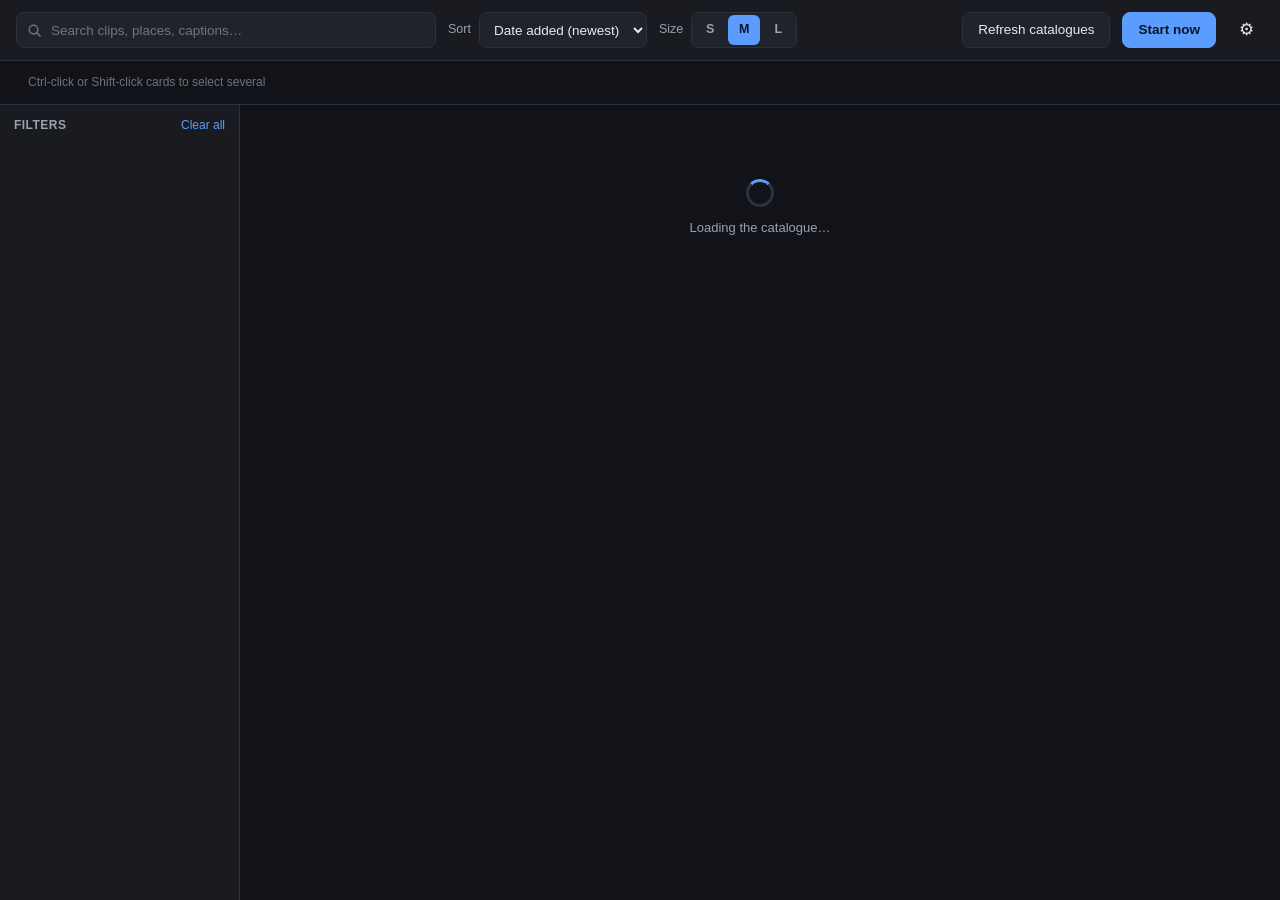
<file: src/Win4K.ScreenSaver/Browser/ui/index.html>
<!doctype html>
<html lang="en">
<head>
<meta charset="utf-8">
<meta name="viewport" content="width=device-width, initial-scale=1">
<title>Win4KSS</title>
<link rel="stylesheet" href="app.css">
</head>
<body>
<!--
  Served by BrowserForm from embedded resources on https://app.win4k/ (WebResourceRequested;
  see Browser/UiAssets.cs). It talks to the host only through window.chrome.webview
  (PostWebMessageAsJson / WebMessageReceived); the message shapes are in
  docs/browser-bridge-contract.md.

  Almost everything below is static scaffolding. The dynamic content -- facet lists, the
  card grid, the detail pane, the settings tabs -- is built by app.js. The dev harness
  (docs/browser-mock/dev.html) loads THIS file's #app markup at runtime, so there is one copy
  of it. Never reference the dev shim from here.
-->
<div id="app" class="app">

  <!--
    One header for everything that acts on the grid: the top row finds and arranges clips
    (search, sort, card size) and holds the global actions; the row under it says what is shown
    and what is selected, and carries the bulk actions for a multi-selection. The selection
    only ever holds clips the filters show (app.js, pruneSelectionToVisible).
  -->
  <header id="toolbar" class="toolbar">
   <div class="toolbar-row toolbar-main">
    <button id="toggle-sidebar" type="button" class="icon-btn toggle-sidebar" title="Filters" aria-label="Show filters">☰</button>
    <div class="toolbar-search">
      <svg class="search-icon" viewBox="0 0 16 16" aria-hidden="true"><circle cx="7" cy="7" r="4.6" fill="none" stroke="currentColor" stroke-width="1.6"/><path d="M10.4 10.4 14 14" stroke="currentColor" stroke-width="1.6" stroke-linecap="round"/></svg>
      <input id="search-input" type="search" placeholder="Search clips, places, captions…" aria-label="Search clips" autocomplete="off">
    </div>

    <div class="toolbar-group">
      <label class="toolbar-label" for="sort-select">Sort</label>
      <select id="sort-select" aria-label="Sort clips by">
        <option value="title:asc">Name (A–Z)</option>
        <option value="title:desc">Name (Z–A)</option>
        <option value="durationSeconds:desc">Duration (longest)</option>
        <option value="durationSeconds:asc">Duration (shortest)</option>
        <option value="sizeBytes:desc">Size (largest)</option>
        <option value="sizeBytes:asc">Size (smallest)</option>
        <option value="resolution:desc">Resolution (highest)</option>
        <option value="addedUtc:desc" selected>Date added (newest)</option>
        <option value="addedUtc:asc">Date added (oldest)</option>
        <option value="lastPlayed:desc">Last played</option>
        <option value="source:asc">Source</option>
      </select>
    </div>

    <div class="toolbar-group">
      <span class="toolbar-label" id="viewsize-label">Size</span>
      <div class="segmented toolbar-viewsize" role="group" aria-labelledby="viewsize-label">
        <button type="button" class="viewsize-btn" data-size="s" title="Small cards">S</button>
        <button type="button" class="viewsize-btn is-active" data-size="m" title="Medium cards">M</button>
        <button type="button" class="viewsize-btn" data-size="l" title="Large cards">L</button>
      </div>
    </div>

    <div class="toolbar-spacer"></div>

    <div id="refresh-spinner" class="spinner hidden" title="Refreshing catalogues…" aria-hidden="true"></div>
    <span id="refresh-status" class="refresh-status hidden" aria-live="polite"></span>
    <button id="refresh-catalogs" type="button" class="btn" title="Re-harvest the Internet Archive, NASA and aerial-manifest catalogues">Refresh catalogues</button>
    <button id="start-now" type="button" class="btn btn-accent" title="Start the screen saver now">Start now</button>
    <button id="open-settings" type="button" class="icon-btn" title="Settings" aria-label="Open settings">⚙</button>
   </div>

   <div id="selection-bar" class="toolbar-row toolbar-context">
    <span id="grid-status" class="grid-status" aria-live="polite"></span>
    <button id="select-all-filtered" type="button" class="btn btn-sm btn-quiet">Select all</button>
    <span class="selection-hint">Ctrl-click or Shift-click cards to select several</span>

    <div id="bulk-bar" class="bulk hidden" aria-live="polite">
      <span id="bulk-count" class="bulk-count"></span>
      <span id="bulk-summary" class="bulk-summary"></span>
      <div id="bulk-actions" class="bulk-actions">
        <div class="btn-group" role="group" aria-label="Rotation">
          <button id="bulk-rotation-on" type="button" class="btn btn-sm">Add to rotation</button>
          <button id="bulk-rotation-off" type="button" class="btn btn-sm">Remove from rotation</button>
        </div>
        <div class="btn-group" role="group" aria-label="Offline">
          <button id="bulk-pin-on" type="button" class="btn btn-sm">Keep offline</button>
          <button id="bulk-pin-off" type="button" class="btn btn-sm">Stop keeping offline</button>
        </div>
      </div>
      <button id="bulk-clear" type="button" class="link-btn bulk-clear">Clear selection</button>
    </div>
   </div>
  </header>

  <div id="body" class="body">
    <aside id="sidebar" class="sidebar" aria-label="Filters">
      <div class="sidebar-head">
        <h2>Filters</h2>
        <button id="clear-filters" type="button" class="link-btn">Clear all</button>
      </div>
      <div id="facet-list" class="facet-list"><!-- populated by app.js: one .facet-group per TagFacet --></div>
    </aside>

    <main id="grid-wrap" class="grid-wrap">
      <div id="grid" class="grid grid-m" role="list"><!-- populated by app.js: one .card per clip --></div>
      <div id="grid-loading" class="grid-empty"><div class="spinner spinner-lg"></div>Loading the catalogue…</div>
      <div id="grid-empty" class="grid-empty hidden">No clips match these filters.</div>
    </main>

    <aside id="detail" class="detail hidden" aria-label="Clip detail">
      <div class="detail-head">
        <h2 id="detail-title" class="detail-title"></h2>
        <button id="detail-close" type="button" class="icon-btn detail-close" aria-label="Close detail pane" title="Close (Esc)">✕</button>
      </div>

      <div id="detail-preview" class="detail-preview">
        <!--
          detail-preview-rect is the exact box BrowserForm lays its native mpv HWND over
          (panelRect carries its viewport rect). The HWND draws above everything, so nothing
          may overlap this box -- keep buttons out of it. The still underneath shows until
          mpv paints, and in the dev harness, where there is no native panel.
        -->
        <div id="detail-preview-rect" class="detail-preview-rect">
          <div id="detail-preview-placeholder" class="detail-preview-placeholder"></div>
          <img id="detail-preview-img" class="detail-preview-media hidden" alt="">
        </div>
      </div>

      <div class="detail-body">
        <div id="detail-meta" class="detail-meta"></div>

        <button id="detail-play-now" type="button" class="btn btn-accent detail-play-now" title="Start the screen saver now, opening with this clip">▶ Play now</button>

        <div class="detail-toggles">
          <label class="switch-row">
            <span class="switch">
              <input id="toggle-rotation" type="checkbox">
              <span class="switch-track"></span>
            </span>
            <span class="switch-label">In rotation</span>
          </label>
          <label class="switch-row">
            <span class="switch">
              <input id="toggle-pin" type="checkbox">
              <span class="switch-track"></span>
            </span>
            <span class="switch-label">Keep offline</span>
          </label>
          <div id="detail-download" class="detail-download hidden">
            <div id="detail-download-text"></div>
            <div id="detail-download-bar" class="progress-bar hidden"><div></div></div>
            <button id="detail-download-retry" type="button" class="link-btn hidden">Retry failed downloads</button>
          </div>
        </div>

        <div id="detail-captions" class="detail-captions"></div>
        <p id="detail-description" class="detail-description hidden"></p>
        <p id="detail-credit" class="detail-credit hidden"></p>

        <div id="detail-tags" class="detail-tags"></div>
      </div>
    </aside>
  </div>

  <div id="settings-overlay" class="overlay hidden" role="dialog" aria-modal="true" aria-label="Settings">
    <div class="settings-panel">
      <div class="settings-head">
        <h2>Settings</h2>
        <button id="settings-close" type="button" class="icon-btn" aria-label="Close settings">✕</button>
      </div>
      <div class="settings-body">
        <nav id="settings-tabs" class="settings-tabs" role="tablist">
          <button type="button" class="settings-tab is-active" data-tab="sources" role="tab">Sources</button>
          <button type="button" class="settings-tab" data-tab="playback" role="tab">Playback</button>
          <button type="button" class="settings-tab" data-tab="cache" role="tab">Cache</button>
          <button type="button" class="settings-tab" data-tab="trigger" role="tab">Start now</button>
          <button type="button" class="settings-tab" data-tab="about" role="tab">About</button>
        </nav>
        <div id="settings-panes" class="settings-panes">
          <section class="settings-pane is-active" data-tab="sources"></section>
          <section class="settings-pane" data-tab="playback"></section>
          <section class="settings-pane" data-tab="cache"></section>
          <section class="settings-pane" data-tab="trigger"></section>
          <section class="settings-pane" data-tab="about"></section>
        </div>
      </div>
    </div>
  </div>

  <div id="confirm-overlay" class="overlay confirm-overlay hidden" role="alertdialog" aria-modal="true">
    <div class="confirm-panel">
      <p id="confirm-message" class="confirm-message"></p>
      <div id="confirm-extra" class="confirm-extra hidden"></div>
      <div id="confirm-actions" class="confirm-actions"></div>
    </div>
  </div>

  <div id="toast-host" class="toast-host" aria-live="assertive"></div>
</div>

<script src="app.js"></script>
</body>
</html>
</file>
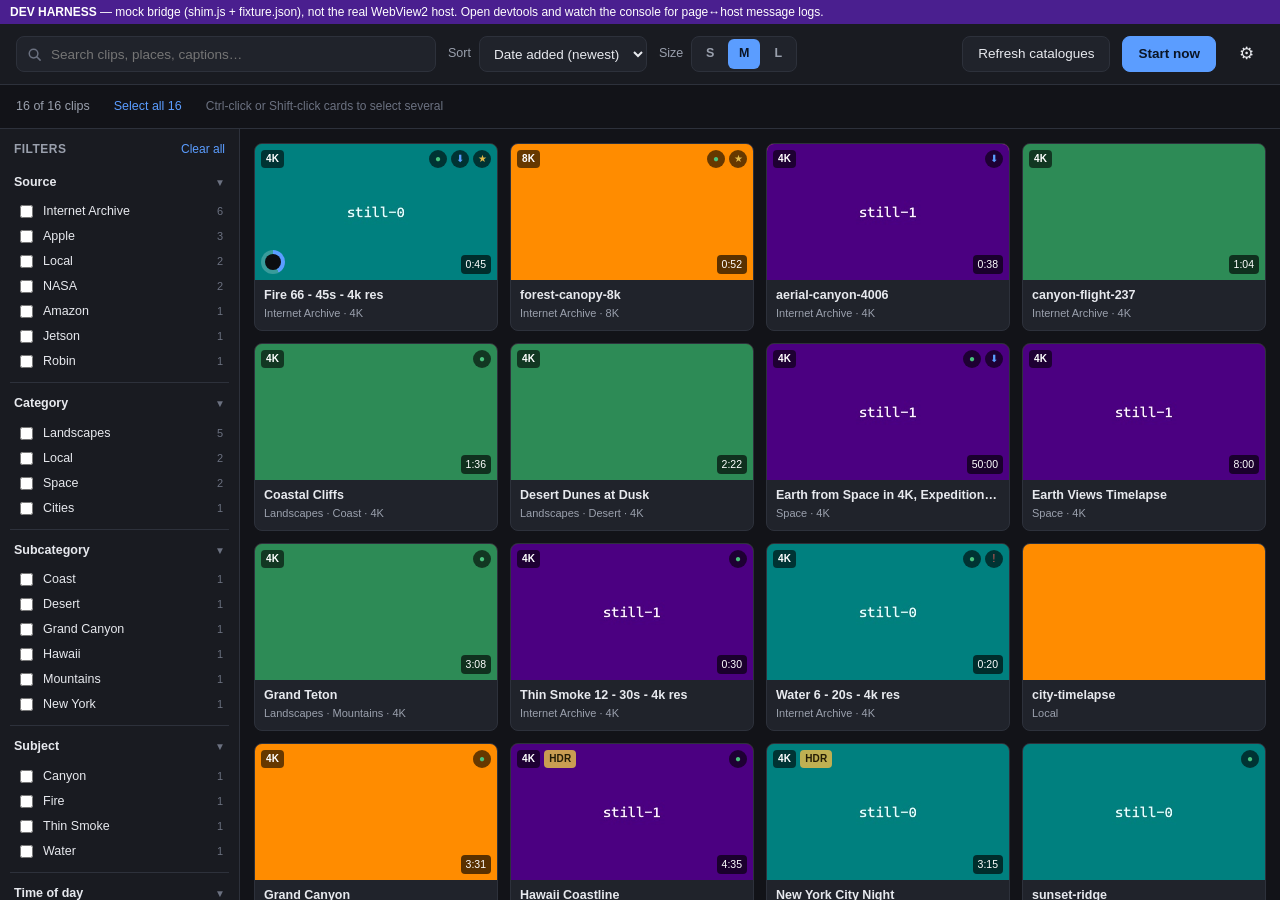
<file: docs/browser-mock/dev.html>
<!doctype html>
<html lang="en">
<head>
<meta charset="utf-8">
<meta name="viewport" content="width=device-width, initial-scale=1">
<title>Win4KSS (dev harness)</title>
<link rel="stylesheet" href="../../src/Win4K.ScreenSaver/Browser/ui/app.css">
<style>
  /* Dev-only banner so this is never mistaken for the shipped page. */
  #dev-banner {
    flex: 0 0 auto;
    background: #4a1f8f;
    color: #fff;
    font: 12px/24px -apple-system, "Segoe UI", sans-serif;
    padding: 0 10px;
    white-space: nowrap;
    overflow: hidden;
    text-overflow: ellipsis;
  }
  #dev-banner b { font-weight: 600; }
  html, body { height: 100%; margin: 0; }
  #dev-root { display: flex; flex-direction: column; height: 100%; }
  #dev-root .app { flex: 1 1 auto; min-height: 0; height: auto; }
</style>
</head>
<body>
<!--
  The no-WebView2 dev harness (docs/browser-bridge-contract.md, "Build/test approach").
  Serve the REPO ROOT over HTTP (`python -m http.server`, then open
  /docs/browser-mock/dev.html): this page fetches the real index.html, lifts its #app markup
  in, and then loads the real app.js, so there is exactly one copy of the page. shim.js
  (loaded first) stands in for window.chrome.webview and replays fixture.json when the page
  posts `ready`. Nothing here is embedded or served by the app: the csproj embeds only
  src/Win4K.ScreenSaver/Browser/ui/**.
-->
<div id="dev-root">
  <div id="dev-banner">
    <b>DEV HARNESS</b> &mdash; mock bridge (shim.js + fixture.json), not the real WebView2 host.
    Open devtools and watch the console for page&harr;host message logs.
  </div>
</div>

<script src="shim.js"></script>
<script>
  (async function () {
    const UI = '../../src/Win4K.ScreenSaver/Browser/ui/';
    const html = await (await fetch(UI + 'index.html')).text();
    const doc = new DOMParser().parseFromString(html, 'text/html');
    document.getElementById('dev-root').appendChild(document.importNode(doc.getElementById('app'), true));
    const script = document.createElement('script');
    script.src = UI + 'app.js';
    document.body.appendChild(script);
  })().catch((err) => console.error('[dev] could not load the UI -- serve the repo root over HTTP', err));
</script>
</body>
</html>
</file>
<file: src/Win4K.ScreenSaver/Browser/ui/app.css>
/* src/Win4K.ScreenSaver/Browser/ui/app.css
 *
 * Dark, Wallpaper-Engine-style theme for the clip browser. Plain CSS, no preprocessor,
 * no framework -- see Phase E in docs/squishy-teacup-plan.md.
 */

:root {
  --bg: #121318;
  --panel: #191b21;
  --panel-alt: #20232b;
  --panel-raised: #262a33;
  --border: #2d313b;
  --text: #e7e9ee;
  --text-dim: #9aa0ad;
  --text-faint: #6b7180;
  --accent: #5b9dff;
  --accent-strong: #3f7fe0;
  --accent-text: #0a1526;
  --good: #49c17c;
  --warn: #e0b84a;
  --bad: #e2605b;
  --radius: 8px;
  --radius-lg: 12px;
  --shadow: 0 8px 24px rgba(0, 0, 0, 0.45);
}

* { box-sizing: border-box; }

html, body {
  height: 100%;
  margin: 0;
  background: var(--bg);
  color: var(--text);
  font: 13px/1.4 -apple-system, "Segoe UI", Roboto, Arial, sans-serif;
  -webkit-font-smoothing: antialiased;
}

button, input, select {
  font: inherit;
  color: inherit;
}

a { color: var(--accent); }

.hidden { display: none !important; }

.app {
  display: flex;
  flex-direction: column;
  height: 100vh;
  overflow: hidden;
}

/* ---- toolbar: two rows, one place --------------------------------------------------- */
/* The top row finds and arranges clips and holds the global actions; the row under it says
   what is shown and what is selected, with the bulk actions for a multi-selection. */

.toolbar {
  flex: 0 0 auto;
  display: flex;
  flex-direction: column;
  background: var(--panel);
  border-bottom: 1px solid var(--border);
  position: relative;
  z-index: 45;
}

.toolbar-row {
  display: flex;
  align-items: center;
  gap: 12px;
  padding: 0 16px;
}

.toolbar-main {
  min-height: 60px;
  padding-top: 11px;
  padding-bottom: 11px;
}

.toolbar-group {
  display: flex;
  align-items: center;
  gap: 8px;
}

.toolbar-label {
  color: var(--text-dim);
  font-size: 12.5px;
}

.toolbar-search {
  position: relative;
  display: flex;
  align-items: center;
  flex: 1 1 300px;
  max-width: 420px;
  min-width: 150px;
}

.toolbar-search input[type="search"] {
  width: 100%;
  padding-left: 34px;
}

.search-icon {
  position: absolute;
  left: 11px;
  width: 15px;
  height: 15px;
  color: var(--text-faint);
  pointer-events: none;
}

.toolbar-search:focus-within .search-icon { color: var(--accent); }

.toolbar-main input[type="search"],
.toolbar-main select {
  height: 36px;
  font-size: 13.5px;
  border-radius: var(--radius);
}

.toolbar-main select { padding: 0 10px; }
.toolbar-main .btn { height: 36px; padding: 0 15px; border-radius: var(--radius); font-size: 13.5px; }
.toolbar-main .icon-btn { width: 36px; height: 36px; border-radius: var(--radius); font-size: 17px; }

.toolbar-spacer { flex: 1 1 auto; }

/* Card size: one segmented control rather than three loose buttons. */
.segmented {
  display: inline-flex;
  gap: 2px;
  padding: 2px;
  background: var(--panel-alt);
  border: 1px solid var(--border);
  border-radius: var(--radius);
}

.segmented button {
  min-width: 32px;
  height: 30px;
  border: none;
  border-radius: 6px;
  background: transparent;
  color: var(--text-dim);
  font-size: 12.5px;
  font-weight: 600;
  cursor: pointer;
}

.segmented button:hover { color: var(--text); background: var(--panel-raised); }
.segmented button.is-active { background: var(--accent); color: var(--accent-text); }

/* The selection row. Always there, so nothing below it jumps when a selection starts. */
.toolbar-context {
  min-height: 44px;
  padding-top: 5px;
  padding-bottom: 5px;
  border-top: 1px solid var(--border);
  background: var(--bg);
  transition: background-color .15s ease, box-shadow .15s ease;
  flex-wrap: wrap;
  row-gap: 6px;
}

.toolbar-context.has-selection {
  background: var(--panel-alt);
  box-shadow: inset 3px 0 0 var(--accent);
}

.toolbar-context .grid-status {
  padding: 0;
  font-size: 12.5px;
  color: var(--text-dim);
  white-space: nowrap;
}

.bulk {
  display: flex;
  align-items: center;
  gap: 10px;
  flex: 1 1 auto;
  min-width: 0;
  flex-wrap: wrap;
  row-gap: 6px;
  animation: bulk-in .16s ease;
}

@keyframes bulk-in { from { opacity: 0; transform: translateY(-3px); } }

.bulk::before {
  content: "";
  width: 1px;
  height: 18px;
  background: var(--border);
  margin-right: 2px;
}

.bulk-count {
  background: var(--accent);
  color: var(--accent-text);
  border-radius: 999px;
  padding: 2px 10px;
  font-size: 12px;
  font-weight: 700;
  white-space: nowrap;
}

.bulk-summary {
  color: var(--text-dim);
  font-size: 12.5px;
  white-space: nowrap;
}

.bulk-actions {
  display: none;
  align-items: center;
  gap: 8px;
  margin-left: auto;
}

.toolbar-context.is-multi .bulk-actions { display: flex; }

.bulk-clear { white-space: nowrap; margin-left: auto; }
.toolbar-context.is-multi .bulk-clear { margin-left: 4px; }

.selection-hint {
  color: var(--text-faint);
  font-size: 12px;
  white-space: nowrap;
}

.toolbar-context.has-selection .selection-hint { display: none; }

/* (.btn.x: these follow .btn's own rules further down, so they need the extra class to win.) */
.btn.btn-sm { padding: 4px 11px; font-size: 12.5px; }

.btn.btn-quiet { background: transparent; border-color: transparent; color: var(--accent); }
.btn.btn-quiet:hover { background: var(--panel-alt); border-color: var(--border); }
.btn.btn-quiet:disabled { color: var(--text-faint); background: transparent; border-color: transparent; }

/* Joined buttons: two halves of one choice (add/remove, keep/stop keeping). */
.btn-group { display: inline-flex; }
.btn-group .btn { border-radius: 0; }
.btn-group .btn + .btn { margin-left: -1px; }
.btn-group .btn:first-child { border-radius: 6px 0 0 6px; }
.btn-group .btn:last-child { border-radius: 0 6px 6px 0; }
.btn-group .btn:hover { position: relative; z-index: 1; }

input[type="search"], input[type="text"], input[type="number"], select {
  background: var(--panel-alt);
  border: 1px solid var(--border);
  border-radius: 6px;
  padding: 6px 9px;
  outline: none;
}

input[type="search"]:focus, input[type="text"]:focus, input[type="number"]:focus, select:focus {
  border-color: var(--accent);
}

.btn {
  background: var(--panel-alt);
  border: 1px solid var(--border);
  border-radius: 6px;
  padding: 6px 12px;
  cursor: pointer;
  white-space: nowrap;
}

.btn:hover { border-color: var(--accent); }
.btn:active { background: var(--panel-raised); }
.btn:disabled { opacity: .5; cursor: default; }

.btn-accent {
  background: var(--accent);
  color: var(--accent-text);
  border-color: var(--accent);
  font-weight: 600;
}

.btn-accent:hover { background: var(--accent-strong); }

.icon-btn {
  background: transparent;
  border: 1px solid transparent;
  border-radius: 6px;
  width: 30px;
  height: 30px;
  display: inline-flex;
  align-items: center;
  justify-content: center;
  cursor: pointer;
  font-size: 15px;
}

.icon-btn:hover { background: var(--panel-alt); border-color: var(--border); }
.icon-btn.is-active { background: var(--accent); color: var(--accent-text); border-color: var(--accent); }

.link-btn {
  background: none;
  border: none;
  color: var(--accent);
  cursor: pointer;
  padding: 0;
  font-size: 12px;
}

.link-btn:hover { text-decoration: underline; }


.spinner {
  width: 16px; height: 16px;
  border-radius: 50%;
  border: 2px solid var(--border);
  border-top-color: var(--accent);
  animation: spin 0.8s linear infinite;
}

@keyframes spin { to { transform: rotate(360deg); } }

/* ---- body: sidebar / grid / detail ---------------------------------------------------- */

.body {
  flex: 1 1 auto;
  display: flex;
  min-height: 0;
}

.sidebar {
  flex: 0 0 240px;
  width: 240px;
  overflow-y: auto;
  background: var(--panel);
  border-right: 1px solid var(--border);
  padding: 10px 10px 40px;
}

.sidebar-head {
  display: flex;
  align-items: baseline;
  justify-content: space-between;
  padding: 2px 4px 8px;
}

.sidebar-head h2 {
  font-size: 12px;
  text-transform: uppercase;
  letter-spacing: .04em;
  color: var(--text-dim);
  margin: 0;
}

.facet-group {
  margin-bottom: 4px;
  border-bottom: 1px solid var(--border);
}

.facet-group-head {
  display: flex;
  align-items: center;
  justify-content: space-between;
  width: 100%;
  background: none;
  border: none;
  color: var(--text);
  padding: 8px 4px;
  cursor: pointer;
  font-weight: 600;
  font-size: 12.5px;
}

.facet-group-head .chevron {
  color: var(--text-faint);
  transition: transform .12s ease;
  font-size: 10px;
}

.facet-group.is-collapsed .chevron { transform: rotate(-90deg); }
.facet-group.is-collapsed .facet-values { display: none; }

.facet-values {
  padding: 0 2px 8px;
}

.facet-row {
  display: flex;
  align-items: center;
  gap: 7px;
  padding: 3px 4px;
  border-radius: 5px;
  cursor: pointer;
  font-size: 12.5px;
}

.facet-row:hover { background: var(--panel-alt); }
.facet-row.is-active { color: var(--accent); }
.facet-row.is-zero { color: var(--text-faint); cursor: default; }

.facet-row input { accent-color: var(--accent); }

.facet-row .facet-value-name {
  flex: 1 1 auto;
  overflow: hidden;
  text-overflow: ellipsis;
  white-space: nowrap;
}

.facet-row .facet-value-count {
  color: var(--text-faint);
  font-size: 11px;
}

/* ---- grid ------------------------------------------------------------------------------ */

.grid-wrap {
  flex: 1 1 auto;
  overflow-y: auto;
  padding: 14px;
  position: relative;
}

.grid-status {
  color: var(--text-dim);
  font-size: 12px;
}

.grid {
  display: grid;
  grid-template-columns: repeat(auto-fill, minmax(200px, 1fr));
  gap: 12px;
  align-content: start;
}

.grid-s { grid-template-columns: repeat(auto-fill, minmax(140px, 1fr)); }
.grid-l { grid-template-columns: repeat(auto-fill, minmax(280px, 1fr)); }

.grid-empty {
  color: var(--text-dim);
  text-align: center;
  padding: 60px 0;
}

.card {
  content-visibility: auto;
  contain-intrinsic-size: 200px 172px;
  background: var(--panel-alt);
  border: 1px solid var(--border);
  border-radius: var(--radius);
  overflow: hidden;
  cursor: pointer;
  position: relative;
  user-select: none;
}

.card:hover { border-color: var(--text-faint); }
.card.is-selected { outline: 2px solid var(--accent); outline-offset: -1px; }
.card.is-active { outline: 2px solid var(--accent); outline-offset: -1px; box-shadow: 0 0 0 4px rgba(91,157,255,.18); }

.card .thumb {
  position: relative;
  aspect-ratio: 16 / 9;
  background: #000;
  overflow: hidden;
}

.card .thumb-media {
  position: absolute;
  inset: 0;
  width: 100%;
  height: 100%;
  object-fit: cover;
}

.card .thumb-placeholder {
  position: absolute;
  inset: 0;
  display: flex;
  align-items: center;
  justify-content: center;
  color: rgba(255, 255, 255, .55);
  font-size: 11px;
  text-align: center;
  padding: 6px;
}

.card .badges {
  position: absolute;
  top: 6px;
  left: 6px;
  display: flex;
  gap: 4px;
}

.badge {
  background: rgba(0, 0, 0, .6);
  color: #fff;
  font-size: 10px;
  font-weight: 700;
  letter-spacing: .02em;
  padding: 2px 5px;
  border-radius: 4px;
  line-height: 1.4;
}

.badge-hdr { background: rgba(224, 184, 74, .85); color: #241c05; }

.card .duration-badge {
  position: absolute;
  bottom: 6px;
  right: 6px;
  background: rgba(0, 0, 0, .65);
  color: #fff;
  font-size: 10.5px;
  padding: 2px 5px;
  border-radius: 4px;
}

.card .state-icons {
  position: absolute;
  top: 6px;
  right: 6px;
  display: flex;
  gap: 4px;
}

.state-icon {
  width: 18px; height: 18px;
  border-radius: 50%;
  background: rgba(0, 0, 0, .6);
  display: flex;
  align-items: center;
  justify-content: center;
  font-size: 10px;
  color: #fff;
}

.state-icon.rotation { color: var(--good); }
.state-icon.pin { color: var(--accent); }
.state-icon.unhealthy { color: var(--bad); }
.state-icon.new { color: var(--warn); }

.progress-ring {
  position: absolute;
  bottom: 6px;
  left: 6px;
  width: 24px;
  height: 24px;
  border-radius: 50%;
  background: conic-gradient(var(--accent) calc(var(--pct, 0) * 1%), rgba(255, 255, 255, .22) 0);
  display: flex;
  align-items: center;
  justify-content: center;
}

.progress-ring::after {
  content: "";
  width: 16px;
  height: 16px;
  border-radius: 50%;
  background: #0c0d10;
}

.card .meta {
  padding: 7px 9px 9px;
}

.card .title {
  font-size: 12.5px;
  font-weight: 600;
  white-space: nowrap;
  overflow: hidden;
  text-overflow: ellipsis;
}

.card .sub {
  font-size: 11px;
  color: var(--text-dim);
  white-space: nowrap;
  overflow: hidden;
  text-overflow: ellipsis;
  margin-top: 1px;
}

.grid-s .card .meta { padding: 5px 7px 7px; }
.grid-s .card .title { font-size: 11.5px; }

/* ---- detail pane ------------------------------------------------------------------------ */

.detail {
  flex: 0 0 340px;
  width: 340px;
  overflow-y: auto;
  background: var(--panel);
  border-left: 1px solid var(--border);
  padding: 14px;
  position: relative;
}

/* Title row above the video: nothing may sit inside the video box, because the host's
   native mpv panel is laid over it and draws above every page element. */
.detail-head {
  display: flex;
  align-items: flex-start;
  gap: 8px;
  margin-bottom: 10px;
}

.detail-close { flex: 0 0 auto; margin: -4px -6px 0 0; }

/* Sticky, so the live preview stays put while the tags scroll underneath it. */
.detail-preview {
  position: sticky;
  top: -14px;
  margin: 0 -14px;
  padding: 0 14px 12px;
  background: var(--panel);
  z-index: 1;
}

.detail-preview-rect {
  position: relative;
  aspect-ratio: 16 / 9;
  background: #000;
  border-radius: var(--radius);
  overflow: hidden;
}

.detail-preview-media {
  position: absolute;
  inset: 0;
  width: 100%;
  height: 100%;
  object-fit: cover;
}

.detail-preview-placeholder {
  position: absolute;
  inset: 0;
}

.detail-title {
  flex: 1 1 auto;
  font-size: 16px;
  margin: 0;
  line-height: 1.3;
  overflow-wrap: anywhere;
}

.detail-meta {
  color: var(--text-dim);
  font-size: 12px;
  display: flex;
  flex-wrap: wrap;
  gap: 6px 10px;
  margin-bottom: 10px;
}

.detail-captions {
  font-size: 12px;
  color: var(--text-dim);
  margin-bottom: 8px;
}

.detail-caption-row { padding: 2px 0; }
.detail-caption-row .t { color: var(--text-faint); margin-right: 6px; }

.detail-description {
  font-size: 12.5px;
  color: var(--text-dim);
  margin: 0 0 12px;
}

.detail-play-now { width: 100%; margin-bottom: 12px; }

.detail-toggles {
  display: flex;
  flex-direction: column;
  gap: 8px;
  padding: 10px 0;
  border-top: 1px solid var(--border);
  border-bottom: 1px solid var(--border);
  margin-bottom: 12px;
}

.switch-row {
  display: flex;
  align-items: center;
  gap: 10px;
  cursor: pointer;
}

.switch { position: relative; width: 36px; height: 20px; flex: 0 0 auto; }
.switch input { position: absolute; opacity: 0; width: 100%; height: 100%; margin: 0; cursor: pointer; }
.switch-track {
  position: absolute;
  inset: 0;
  background: var(--panel-raised);
  border: 1px solid var(--border);
  border-radius: 999px;
  transition: background .12s ease;
}

.switch-track::after {
  content: "";
  position: absolute;
  top: 1px; left: 1px;
  width: 16px; height: 16px;
  border-radius: 50%;
  background: var(--text-dim);
  transition: transform .12s ease, background .12s ease;
}

.switch input:checked + .switch-track { background: rgba(91, 157, 255, .25); border-color: var(--accent); }
.switch input:checked + .switch-track::after { transform: translateX(16px); background: var(--accent); }
.switch input:disabled + .switch-track { opacity: .5; }

.switch-label { font-size: 13px; }

.detail-download {
  font-size: 11.5px;
  color: var(--text-dim);
  display: flex;
  flex-direction: column;
  gap: 5px;
}
.detail-download.is-failed { color: var(--bad); }

.progress-bar {
  height: 4px;
  border-radius: 999px;
  background: var(--panel-raised);
  overflow: hidden;
}
.progress-bar > div {
  height: 100%;
  width: calc(var(--pct, 0) * 1%);
  background: var(--accent);
  transition: width .25s linear;
}

.detail-credit {
  font-size: 11.5px;
  color: var(--text-faint);
  margin: 0 0 12px;
}

.detail-tags {
  display: flex;
  flex-wrap: wrap;
  gap: 6px;
}

.tag-chip {
  background: var(--panel-alt);
  border: 1px solid var(--border);
  border-radius: 999px;
  padding: 3px 9px;
  font-size: 11.5px;
  cursor: pointer;
}

.tag-chip:hover { border-color: var(--accent); color: var(--accent); }
.tag-chip.is-active { background: var(--accent); color: var(--accent-text); border-color: var(--accent); }
.tag-chip.tag-state-unhealthy { border-color: var(--bad); color: var(--bad); }
.tag-chip.tag-state-new { border-color: var(--warn); color: var(--warn); }

/* ---- settings overlay -------------------------------------------------------------------- */

.overlay {
  position: fixed;
  inset: 0;
  background: rgba(5, 6, 9, .6);
  display: flex;
  align-items: center;
  justify-content: center;
  z-index: 1000;
}

.settings-panel {
  width: min(680px, 94vw);
  max-height: 84vh;
  background: var(--panel);
  border: 1px solid var(--border);
  border-radius: var(--radius-lg);
  box-shadow: var(--shadow);
  display: flex;
  flex-direction: column;
  overflow: hidden;
}

.settings-head {
  display: flex;
  align-items: center;
  justify-content: space-between;
  padding: 12px 14px;
  border-bottom: 1px solid var(--border);
}

.settings-head h2 { margin: 0; font-size: 15px; }

.settings-body {
  display: flex;
  flex: 1 1 auto;
  min-height: 0;
}

.settings-tabs {
  flex: 0 0 150px;
  display: flex;
  flex-direction: column;
  border-right: 1px solid var(--border);
  padding: 8px;
  gap: 2px;
}

.settings-tab {
  background: none;
  border: none;
  color: var(--text-dim);
  text-align: left;
  padding: 8px 10px;
  border-radius: 6px;
  cursor: pointer;
  font-size: 12.5px;
}

.settings-tab:hover { background: var(--panel-alt); color: var(--text); }
.settings-tab.is-active { background: var(--panel-alt); color: var(--text); font-weight: 600; }

.settings-panes {
  flex: 1 1 auto;
  overflow-y: auto;
  padding: 16px 18px;
}

.settings-pane { display: none; }
.settings-pane.is-active { display: block; }

.settings-pane h3 {
  font-size: 11.5px;
  text-transform: uppercase;
  letter-spacing: .04em;
  color: var(--text-dim);
  margin: 18px 0 6px;
}

.settings-pane h3:first-child { margin-top: 0; }

.settings-hint {
  color: var(--text-faint);
  font-size: 12px;
  margin: 2px 0 10px;
  max-width: 440px;
}

.settings-row {
  display: flex;
  align-items: center;
  gap: 8px;
  margin: 6px 0;
}

.settings-row.column { flex-direction: column; align-items: stretch; }

.field-label {
  min-width: 110px;
  color: var(--text-dim);
  font-size: 12.5px;
}

.folder-list {
  list-style: none;
  margin: 0 0 8px;
  padding: 0;
  border: 1px solid var(--border);
  border-radius: 6px;
  max-height: 110px;
  overflow-y: auto;
}

.folder-list li {
  display: flex;
  align-items: center;
  justify-content: space-between;
  padding: 5px 9px;
  font-size: 12px;
  border-bottom: 1px solid var(--border);
}

.folder-list li:last-child { border-bottom: none; }

.folder-list .remove-folder {
  color: var(--bad);
  cursor: pointer;
  background: none;
  border: none;
  font-size: 12px;
}

.source-toggle-row {
  display: flex;
  align-items: center;
  justify-content: space-between;
  padding: 6px 2px;
  border-bottom: 1px solid var(--border);
}

.source-toggle-row:last-child { border-bottom: none; }

.cache-bar {
  display: flex;
  height: 10px;
  border-radius: 999px;
  overflow: hidden;
  background: var(--panel-raised);
  margin: 6px 0 4px;
}

.cache-bar .seg-pinned { background: var(--accent); }
.cache-bar .seg-rolling { background: var(--good); }
.cache-bar .seg-free { background: var(--panel-raised); }

.cache-legend {
  display: flex;
  gap: 14px;
  font-size: 11.5px;
  color: var(--text-dim);
}

.cache-legend .dot { display: inline-block; width: 8px; height: 8px; border-radius: 50%; margin-right: 4px; }
.cache-legend .dot.pinned { background: var(--accent); }
.cache-legend .dot.rolling { background: var(--good); }

.about-tagline { font-size: 12.5px; font-weight: 600; color: var(--accent); margin: -4px 0 8px; }
.about-block { font-size: 12.5px; color: var(--text-dim); line-height: 1.6; }
.about-block code { color: var(--text); background: var(--panel-alt); padding: 1px 4px; border-radius: 4px; }

/* ---- updates --------------------------------------------------------------------------- */

.update-status:empty { display: none; }

.update-available, .update-ok, .update-error {
  font-size: 12.5px;
  padding: 8px 10px;
  border-radius: 6px;
  margin: 4px 0 8px;
  border-left: 3px solid var(--border);
  background: var(--panel-alt);
}

.update-available { border-left-color: var(--accent); }
.update-ok { border-left-color: var(--good); color: var(--text-dim); }
.update-error { border-left-color: var(--bad); }

.update-notes {
  font-size: 12px;
  color: var(--text-dim);
  white-space: pre-wrap;
  max-height: 160px;
  overflow-y: auto;
  margin-top: 6px;
  padding-top: 6px;
  border-top: 1px solid var(--border);
}

.update-progress:empty { display: none; }

.progress-bar {
  height: 8px;
  border-radius: 999px;
  overflow: hidden;
  background: var(--panel-raised);
  margin: 6px 0 4px;
}

.progress-fill { height: 100%; background: var(--accent); transition: width .2s ease; }

.progress-label { font-size: 11.5px; color: var(--text-dim); }

/* ---- toast --------------------------------------------------------------------------- */

/* Bottom-right, below the detail pane's video box: a toast over the box would hide the
   native preview panel (app.js treats it as an occluder). */
.toast-host {
  position: fixed;
  bottom: 18px;
  right: 16px;
  display: flex;
  flex-direction: column;
  gap: 8px;
  z-index: 2000;
}

.toast {
  background: var(--panel-raised);
  border: 1px solid var(--border);
  border-radius: var(--radius);
  box-shadow: var(--shadow);
  padding: 12px 14px;
  width: 280px;
  font-size: 12.5px;
}

.toast .toast-actions {
  display: flex;
  gap: 8px;
  margin-top: 8px;
  justify-content: flex-end;
}

/* ---- small-window responsiveness ------------------------------------------------------ */

@media (max-width: 980px) {
  .sidebar { position: fixed; left: 0; top: var(--header-h, 106px); bottom: 0; z-index: 40; transform: translateX(-100%); transition: transform .15s ease; box-shadow: var(--shadow); }
  .sidebar.is-open { transform: translateX(0); }
  .detail { position: fixed; right: 0; top: var(--header-h, 106px); bottom: 0; z-index: 40; width: 320px; box-shadow: var(--shadow); }
}

/* ---- integration additions (Phase E) ---------------------------------------------------- */

.toggle-sidebar { display: none; }
.refresh-status {
  color: var(--text-dim);
  font-size: 12px;
  max-width: 280px;
  white-space: nowrap;
  overflow: hidden;
  text-overflow: ellipsis;
}
.spinner-lg { width: 28px; height: 28px; border-width: 3px; margin: 0 auto 12px; }

.btn-danger { color: var(--bad); }
.btn-danger:hover { border-color: var(--bad); }

.facet-group-head .facet-active-count {
  margin-left: auto;
  margin-right: 6px;
  background: var(--accent);
  color: var(--accent-text);
  border-radius: 999px;
  font-size: 10.5px;
  font-weight: 700;
  padding: 0 6px;
}
.facet-more { margin: 4px 0 2px 26px; }

.progress-ring.is-queued { background: rgba(255, 255, 255, .22); animation: pulse 1.6s ease-in-out infinite; }
@keyframes pulse { 50% { opacity: .45; } }
.card.is-failed .thumb { box-shadow: inset 0 0 0 2px var(--bad); }

.card .thumb.is-loading::after {
  content: "";
  position: absolute;
  left: 0; right: 0; bottom: 0;
  height: 2px;
  background: linear-gradient(90deg, transparent, var(--accent), transparent);
  background-size: 50% 100%;
  background-repeat: no-repeat;
  animation: loading-bar 1s linear infinite;
}
@keyframes loading-bar { from { background-position: -50% 0; } to { background-position: 150% 0; } }

.source-toggle-text { display: flex; flex-direction: column; gap: 1px; min-width: 0; }
.source-toggle-text .source-name { font-weight: 600; }
.source-toggle-text .source-counts { font-size: 11.5px; color: var(--text-dim); }
.switch-label-dim { color: var(--text-dim); font-size: 12px; }
.folder-empty { color: var(--text-faint); }
.budget-readout { min-width: 56px; text-align: right; }
.hotkey-input { width: 200px; cursor: pointer; }
.hotkey-input.is-recording { border-color: var(--accent); box-shadow: 0 0 0 3px rgba(91, 157, 255, .2); }
.settings-row input:disabled, .settings-row button:disabled { opacity: .5; }

.about-paths { border-collapse: collapse; width: 100%; font-size: 12px; }
.about-paths th { text-align: left; color: var(--text-dim); font-weight: 400; padding: 4px 10px 4px 0; white-space: nowrap; vertical-align: middle; }
.about-paths td { padding: 4px 0; vertical-align: middle; }
.about-paths td:last-child { text-align: right; width: 1%; padding-left: 8px; }
.about-paths code { color: var(--text); background: var(--panel-alt); padding: 1px 4px; border-radius: 4px; overflow-wrap: anywhere; }

.toast { position: relative; padding-right: 30px; border-left: 3px solid var(--accent); }
.toast-warning { border-left-color: var(--warn); }
.toast-error { border-left-color: var(--bad); }
.toast-close {
  position: absolute;
  top: 6px; right: 6px;
  background: none; border: none; color: var(--text-faint);
  cursor: pointer; font-size: 11px; padding: 2px 4px;
}
.toast-close:hover { color: var(--text); }

.confirm-overlay { z-index: 1500; }
.confirm-panel {
  width: min(440px, 92vw);
  background: var(--panel);
  border: 1px solid var(--border);
  border-radius: var(--radius-lg);
  box-shadow: var(--shadow);
  padding: 18px 18px 14px;
}
.confirm-message { margin: 0 0 16px; font-size: 13.5px; line-height: 1.5; }
.confirm-extra { margin: -6px 0 16px; font-size: 12.5px; color: var(--text-dim); line-height: 1.5; }
.confirm-details { margin: 0 0 10px; padding-left: 18px; max-height: 40vh; overflow-y: auto; }
.confirm-details li { margin: 2px 0; }
.confirm-details li.is-warning { color: var(--warn); }
.confirm-check { display: flex; gap: 8px; align-items: flex-start; color: var(--text); cursor: pointer; }
.confirm-check input { margin-top: 3px; }
.confirm-actions { display: flex; gap: 8px; justify-content: flex-end; flex-wrap: wrap; }

@media (max-width: 980px) {
  .toggle-sidebar { display: inline-flex; }
  .detail-preview { top: -14px; }
  .toolbar-row { gap: 8px; padding-left: 12px; padding-right: 12px; }
  .toolbar-main .toolbar-label { display: none; }
  .toolbar-main { flex-wrap: wrap; row-gap: 8px; }
}

.settings-pane > .switch-row { margin: 8px 0; }
</file>
